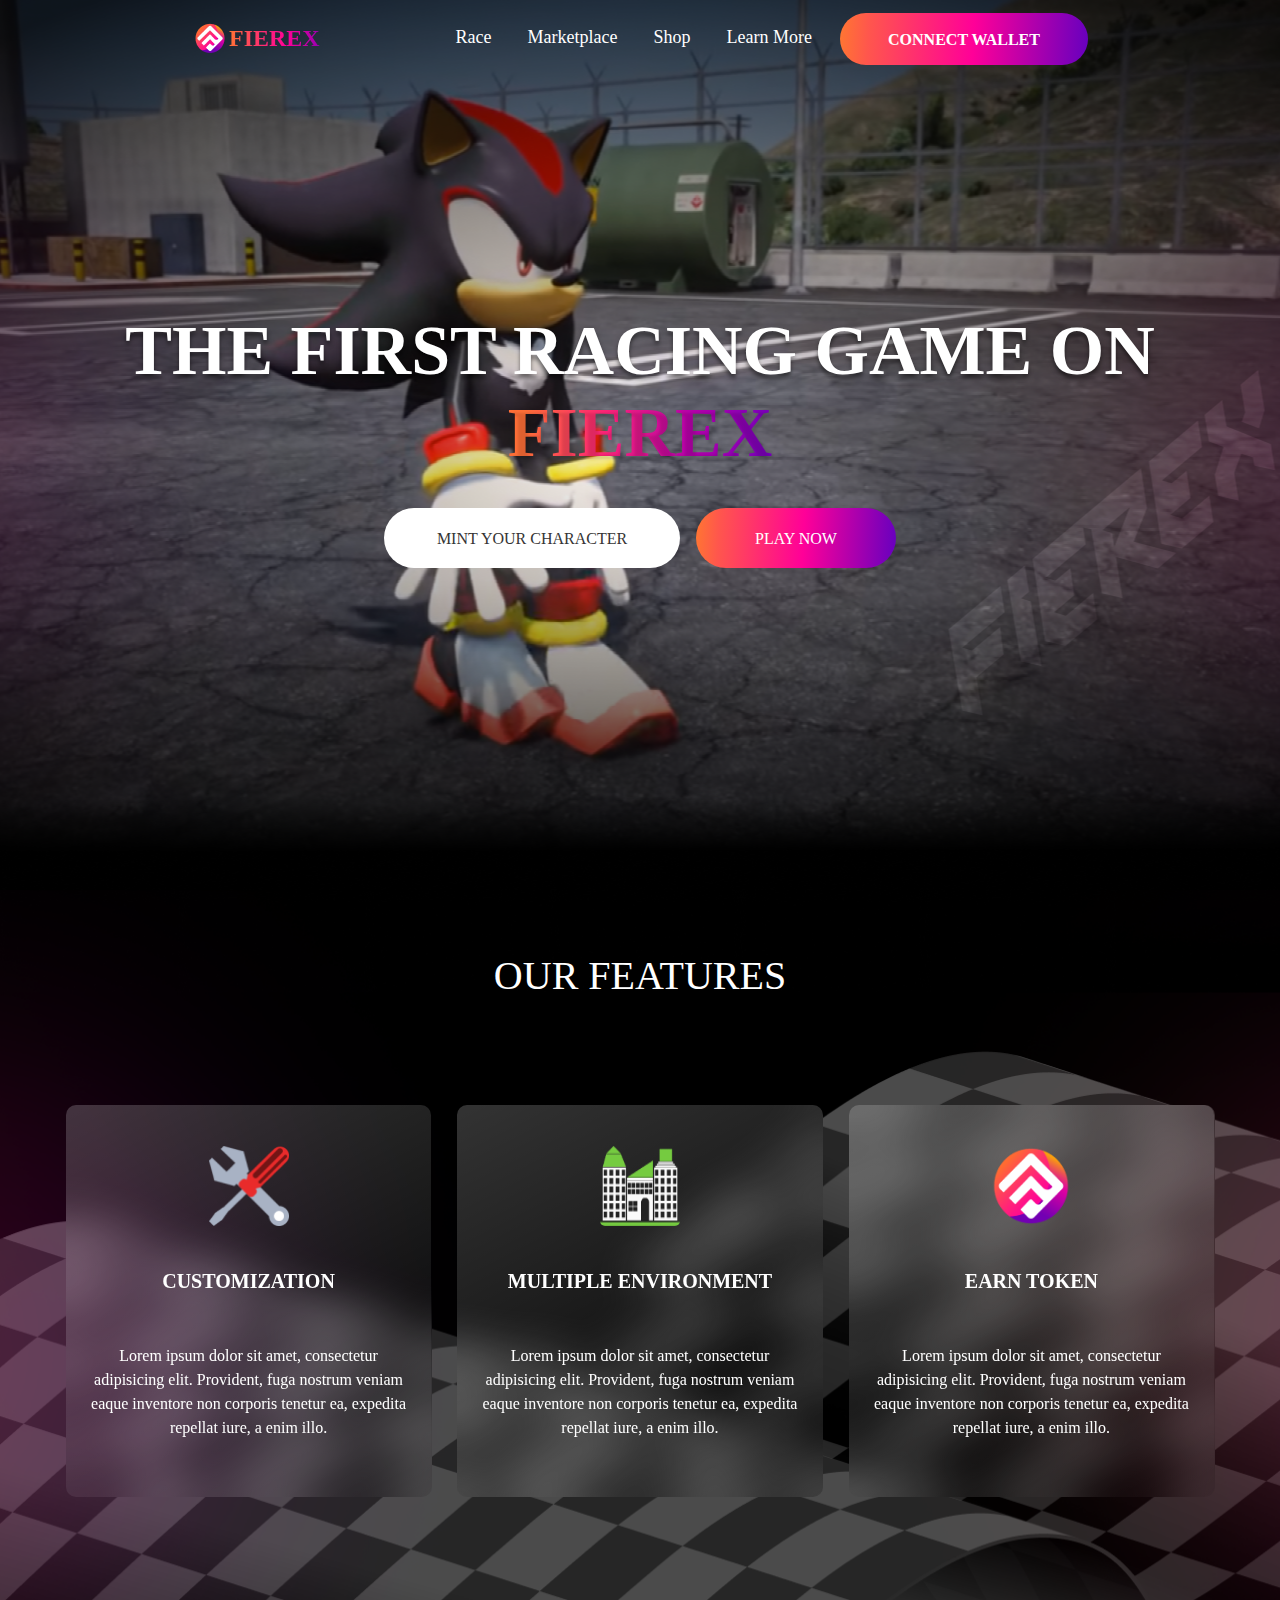
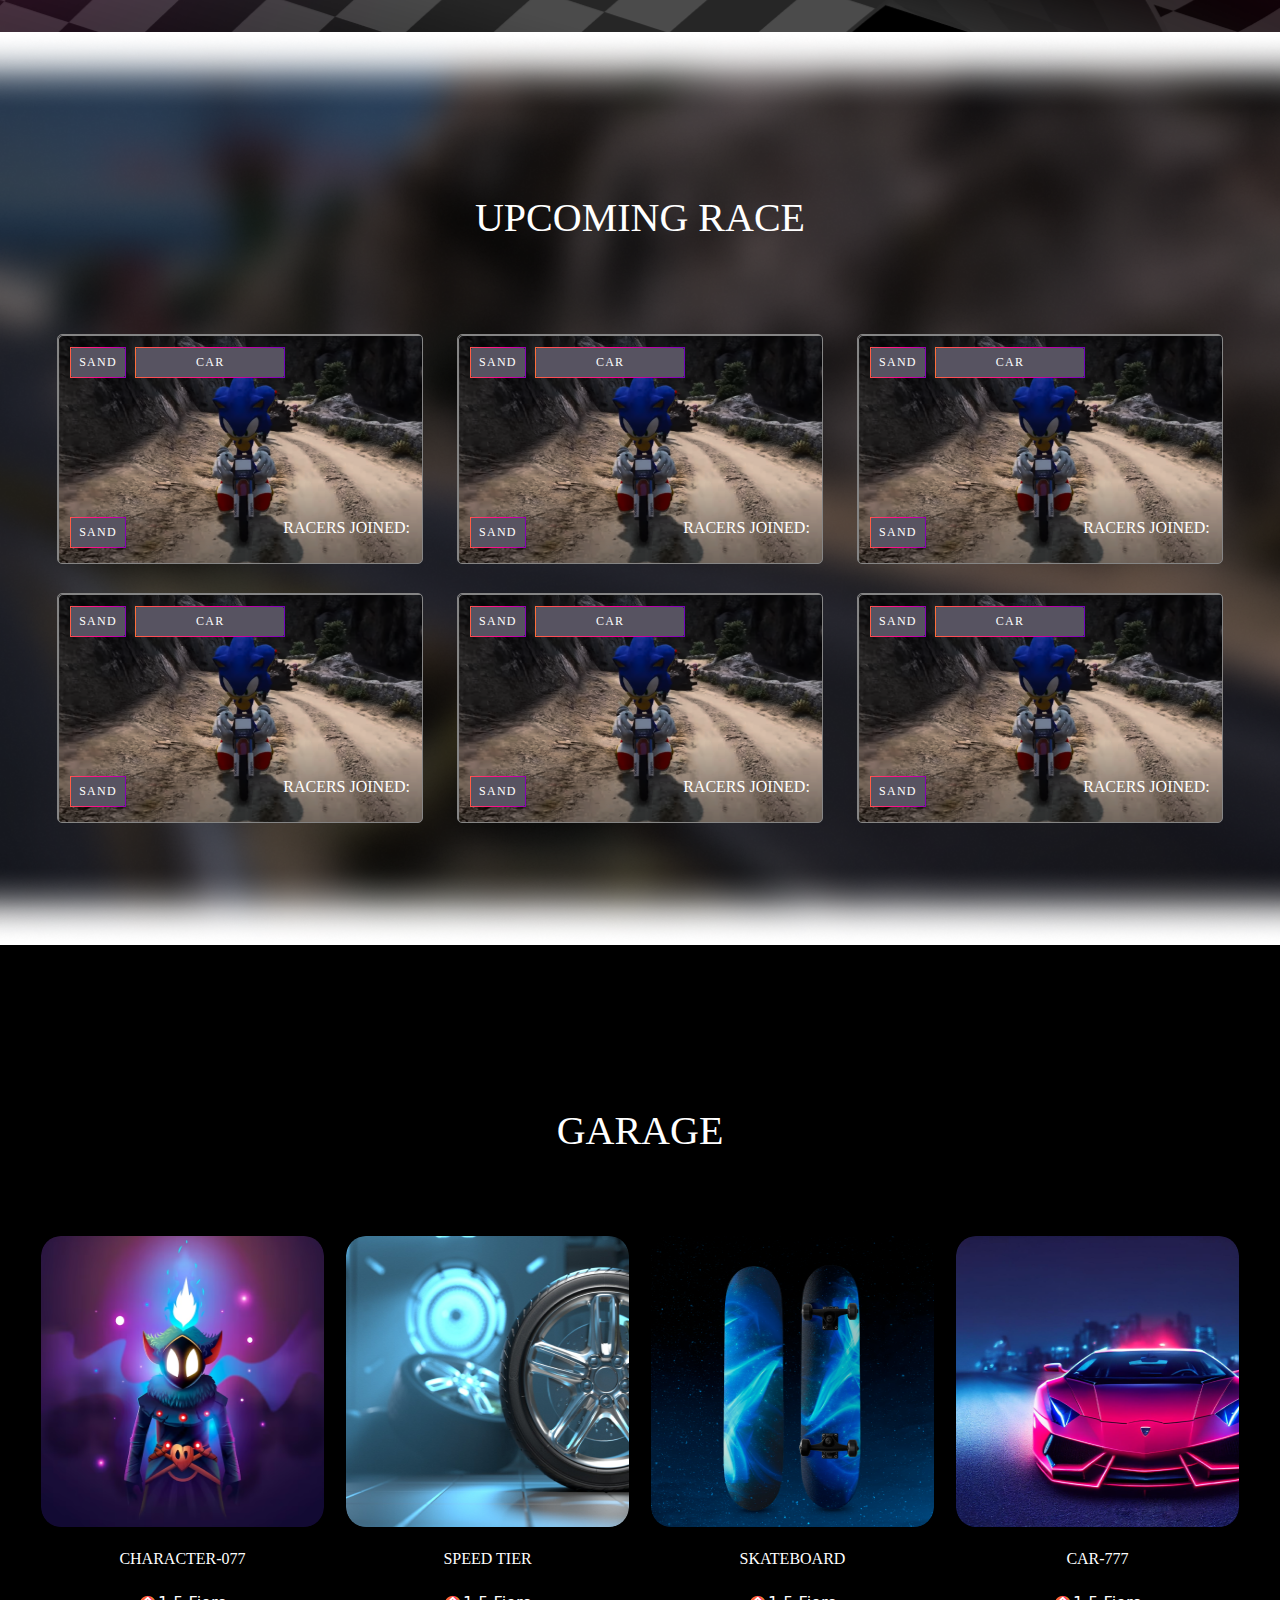
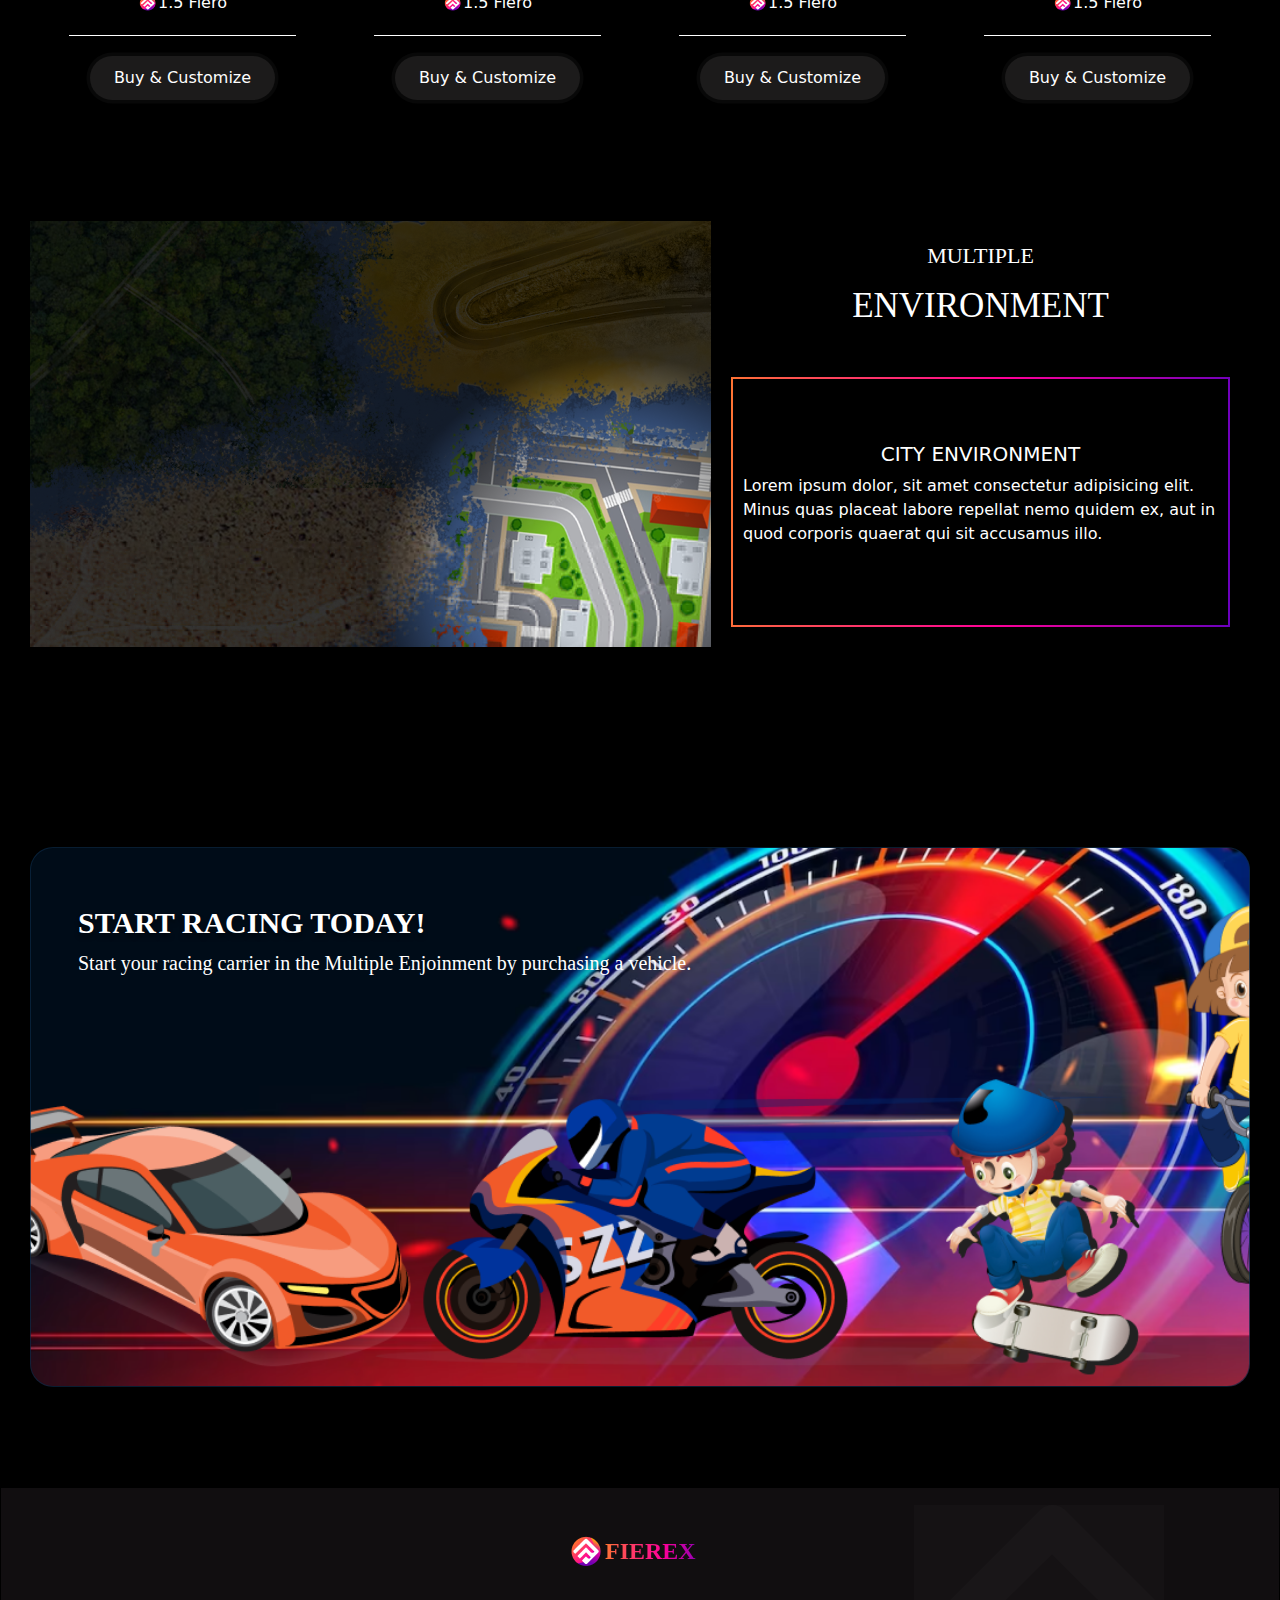
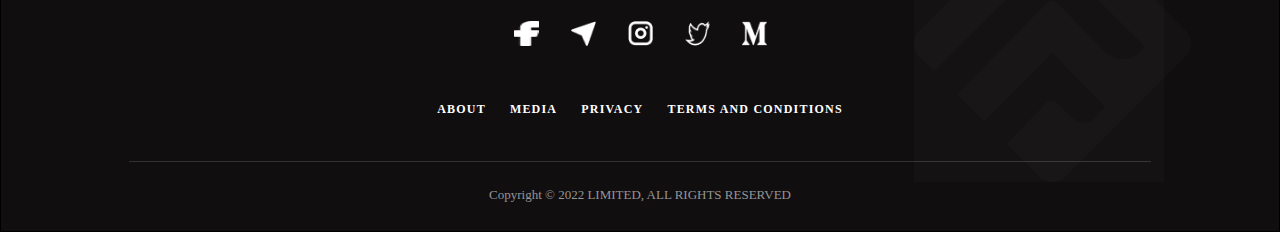
<file: index.html>
<html lang="en" manifest="cache.manifest">
  <head>
    <meta charset="UTF-8" />
    <meta http-equiv="X-UA-Compatible" content="IE=edge" />
    <meta name="viewport" content="width=device-width, initial-scale=1.0" />
    <title>Asad Racing Game</title>

    <link
      href="https://cdn.jsdelivr.net/npm/bootstrap@5.2.3/dist/css/bootstrap.min.css"
      rel="stylesheet"
    />
    <script src="https://cdn.jsdelivr.net/npm/bootstrap@5.2.3/dist/js/bootstrap.bundle.min.js"></script>
    <link
      href="//db.onlinewebfonts.com/c/3750ae4f553135962d46a5e916204fe5?family=GoodTimesW00-Bold"
      rel="stylesheet"
      type="text/css"
    />
    <link rel="stylesheet" href="style.css" />
    <link rel="stylesheet" href="responsive.css" />
  </head>
  <body>
    <div class="lan-container">
      <div class="landing">
        <!-- bg-light -->
        <div class="full">
          <nav class="navbar navbar-expand-lg navbar-light nav-bar">
            <div class="container-fluid navbar-box">
              <div class="nav-left">
                <a href="#" class="navlogo-img"></a>
                <a href="#" class="nav-logo nav-link">FIEREX</a>
              </div>
              <button
                class="navbar-toggler"
                type="button"
                data-bs-toggle="collapse"
                data-bs-target="#navbarSupportedContent"
                aria-controls="navbarSupportedContent"
                aria-expanded="false"
                aria-label="Toggle navigation"
              >
                <span class="navbar-toggler-icon"></span>
              </button>
              <div class="collapse navbar-collapse" id="navbarSupportedContent">
                <ul class="navbar-nav me-auto mb-2 mb-lg-0 navbar-list">
                  <li class="nav-item nav-items">
                    <a class="nav-link" href="#">Race</a>
                  </li>
                  <li class="nav-item nav-items">
                    <a class="nav-link" href="#">Marketplace</a>
                  </li>
                  <li class="nav-item nav-items">
                    <a class="nav-link" href="#">Shop</a>
                  </li>
                  <li class="nav-item nav-items">
                    <a class="nav-link" href="#">Learn More</a>
                  </li>
                </ul>
                <div class="nav-butt">
                  <button class="btn btn-outline-success nav-but" type="submit">
                    CONNECT WALLET
                  </button>
                </div>
              </div>
            </div>
          </nav>

          <div class="landing-content-final">
            <div class="landing-content">
              <p>THE FIRST RACING GAME ON <span>FIEREX</span></p>
            </div>
            <div class="landing-but">
              <button class="l-but1">MINT YOUR CHARACTER</button>
              <button class="l-but2">PLAY NOW</button>
            </div>
          </div>
        </div>
      </div>
    </div>

    <!-- -------------------------------------------------------------------- -->
    <div class="frame1-container">
      <div class="frame1">
        <div class="frame-heading">
          <h1>OUR FEATURES</h1>
        </div>
        <div class="frame1-box">
          <div class="frame1-common">
            <img src="image/frame1/frame1.1.png" alt="" />
            <h2>CUSTOMIZATION</h2>
            <p>
              Lorem ipsum dolor sit amet, consectetur adipisicing elit.
              Provident, fuga nostrum veniam eaque inventore non corporis
              tenetur ea, expedita repellat iure, a enim illo.
            </p>
          </div>
          <div class="frame1-common">
            <img src="image/frame1/frame1.2.png" alt="" />
            <h2>MULTIPLE ENVIRONMENT</h2>
            <p>
              Lorem ipsum dolor sit amet, consectetur adipisicing elit.
              Provident, fuga nostrum veniam eaque inventore non corporis
              tenetur ea, expedita repellat iure, a enim illo.
            </p>
          </div>
          <div class="frame1-common">
            <img src="image/frame1/frame1.3.png" alt="" />
            <h2>EARN TOKEN</h2>
            <p>
              Lorem ipsum dolor sit amet, consectetur adipisicing elit.
              Provident, fuga nostrum veniam eaque inventore non corporis
              tenetur ea, expedita repellat iure, a enim illo.
            </p>
          </div>
        </div>
      </div>
    </div>

    <!-- --------------------------- frame 2 --------------------- -->

    <div class="frame2">
      <div class="frame-heading">
        <h1>UPCOMING RACE</h1>
      </div>
      <div class="frame2-box">
        <div class="frame2-common">
          <div class="frame2-ubut">
            <button class="sand">SAND</button>
            <button class="car">CAR</button>
          </div>
          <div class="frame2-lbut">
            <button class="sand">SAND</button>
            <h6>RACERS JOINED:</h6>
          </div>
        </div>
        <div class="frame2-common">
          <div class="frame2-ubut">
            <button class="sand">SAND</button>
            <button class="car">CAR</button>
          </div>
          <div class="frame2-lbut">
            <button class="sand">SAND</button>
            <h6>RACERS JOINED:</h6>
          </div>
        </div>
        <div class="frame2-common">
          <div class="frame2-ubut">
            <button class="sand">SAND</button>
            <button class="car">CAR</button>
          </div>
          <div class="frame2-lbut">
            <button class="sand">SAND</button>
            <h6>RACERS JOINED:</h6>
          </div>
        </div>
        <div class="frame2-common">
          <div class="frame2-ubut">
            <button class="sand">SAND</button>
            <button class="car">CAR</button>
          </div>
          <div class="frame2-lbut">
            <button class="sand">SAND</button>
            <h6>RACERS JOINED:</h6>
          </div>
        </div>
        <div class="frame2-common">
          <div class="frame2-ubut">
            <button class="sand">SAND</button>
            <button class="car">CAR</button>
          </div>
          <div class="frame2-lbut">
            <button class="sand">SAND</button>
            <h6>RACERS JOINED:</h6>
          </div>
        </div>
        <div class="frame2-common">
          <div class="frame2-ubut">
            <button class="sand">SAND</button>
            <button class="car">CAR</button>
          </div>
          <div class="frame2-lbut">
            <button class="sand">SAND</button>
            <h6>RACERS JOINED:</h6>
          </div>
        </div>
      </div>
    </div>

    <div class="big-container">
      <!-- --------------------------------------frame3-------------------------- -->

      <div class="frame3-container">
        <div class="frame3">
          <div class="frame-heading">
            <h1>GARAGE</h1>
          </div>
          <div class="frame3-box">
            <div class="frame3-common">
              <img src="image/frame4/alien.png" alt="" />
              <div class="frame3-type">
                <h6>CHARACTER-077</h6>
                <div class="frame3-rate">
                  <img src="image/nav-logo.png" alt="" />
                  <p>1.5 Fiero</p>
                </div>
                <div class="frame3-line"></div>
                <div class="frame3-but">
                  <button>Buy & Customize</button>
                </div>
              </div>
            </div>
            <div class="frame3-common">
              <img src="image/frame4/wheel.png" alt="" />
              <div class="frame3-type">
                <h6>SPEED TIER</h6>
                <div class="frame3-rate">
                  <img src="image/nav-logo.png" alt="" />
                  <p>1.5 Fiero</p>
                </div>
                <div class="frame3-line"></div>
                <div class="frame3-but">
                  <button>Buy & Customize</button>
                </div>
              </div>
            </div>
            <div class="frame3-common">
              <img src="image/frame4/skate.png" alt="" />
              <div class="frame3-type">
                <h6>SKATEBOARD</h6>
                <div class="frame3-rate">
                  <img src="image/nav-logo.png" alt="" />
                  <p>1.5 Fiero</p>
                </div>
                <div class="frame3-line"></div>
                <div class="frame3-but">
                  <button>Buy & Customize</button>
                </div>
              </div>
            </div>
            <div class="frame3-common">
              <img src="image/frame4/car.png" alt="" />
              <div class="frame3-type">
                <h6>CAR-777</h6>
                <div class="frame3-rate">
                  <img src="image/nav-logo.png" alt="" />
                  <p>1.5 Fiero</p>
                </div>
                <div class="frame3-line"></div>
                <div class="frame3-but">
                  <button>Buy & Customize</button>
                </div>
              </div>
            </div>
          </div>
        </div>
      </div>
      <!-- ----------------------------------- frame4 ------------------------->
      <div class="frame4-container">
        <div class="frame4">
          <div class="frame4-left"></div>
          <div class="frame4-right">
            <h5>
              <span class="multiple">MULTIPLE</span>
              <span class="environment">ENVIRONMENT</span>
            </h5>
            <div class="frame4-box">
              <h5>CITY ENVIRONMENT</h5>
              <p>
                Lorem ipsum dolor, sit amet consectetur adipisicing elit. Minus
                quas placeat labore repellat nemo quidem ex, aut in quod
                corporis quaerat qui sit accusamus illo.
              </p>
            </div>
          </div>
        </div>
      </div>

      <!-- ------------------------------------ frame5 ------------------------ -->
      <div class="frame5-container">
        <!-- <div class="frame5-pad"> -->
        <div class="frame5">
          <div class="frame5-content">
            <h4>START RACING TODAY!</h4>
            <p>
              Start your racing carrier in the Multiple Enjoinment by purchasing
              a vehicle.
            </p>
          </div>
        </div>
        <!-- </div> -->
      </div>
    </div>
    <!-- ------------------------------------ footer ---------------------- -->
    <div class="footer">
      <div class="nav-left footer-nav">
        <a href="#" class="navlogo-img"></a>
        <a href="#" class="nav-logo nav-link">FIEREX</a>
      </div>
      <div class="footer-icon">
        <img src="image/footer-icons/facebook.png" alt="" />
        <img src="image/footer-icons/telegram.png" alt="" />
        <img src="image/footer-icons/instagram.png" alt="" />
        <img src="image/footer-icons/twitter.png" alt="" />
        <img src="image/footer-icons/M.png" alt="" />
      </div>
      <div class="footer-list">
        <p>ABOUT</p>
        <p>MEDIA</p>
        <p>PRIVACY</p>
        <p>TERMS AND CONDITIONS</p>
      </div>
      <div class="footer-line"></div>
      <div class="footer-copyright">
        <p>Copyright © 2022 LIMITED, ALL RIGHTS RESERVED</p>
      </div>
      <div class="footer-logo">
        <img src="image/frame6/Vector.png" alt="Vector" />
      </div>
    </div>
    <!-- -------------------------------------------------------------------- -->
  </body>
</html>
</file>
<file: style.css>
* {
  margin: 0px;
  padding: 0px;
  box-sizing: border-box;
}

body {
  overflow-x: hidden;
}

.landing {
  background-image: url("image/landing.png");
  width: 100%;
  height: 890px;
  background-position: center;
  background-repeat: no-repeat;
  background-size: cover;
}

/* ----------------------nav-bar------------------ */

.navbar {
  padding: 0px;
}

.nav-left {
  display: flex;
  align-items: center;
  /* margin-left: 96px; */
}

.nav-left a img {
  width: 37px;
  height: 40px;
}

.nav-logo {
  width: 107px;
  height: 28px;

  font-family: "GoodTimesW00-Bold";
  font-style: normal;
  font-weight: 700;
  font-size: 24px;
  line-height: 28px;

  background: linear-gradient(
    93.14deg,
    #ffb000 -20.75%,
    #ff564d 11.84%,
    #ff0098 53.76%,
    #5d00c1 102.96%
  );
  -webkit-background-clip: text;
  -webkit-text-fill-color: transparent;
  background-clip: text;
}

.nav-left a {
  text-decoration: none;
}

.navlogo-img {
  width: 37px;
  height: 40px;
  background: url("image/nav-logo.png");
}

.navbar-list {
  display: flex;
  justify-content: flex-end;
  width: 100%;
}

.nav-but {
  width: 248px;
  height: 52px;
  background: linear-gradient(
    93.14deg,
    #ffb000 -20.75%,
    #ff564d 11.84%,
    #ff0098 53.76%,
    #5d00c1 102.96%
  );
  border-radius: 100px;
  font-family: "GoodTimesW00-Bold";
  font-style: normal;
  font-weight: 700;
  font-size: 16px;
  line-height: 19px;
  text-align: center;
  color: #ffffff;
  margin-top: 3px;
  border: none;
}

.nav-items {
  margin-right: 20px;
}

.nav-items a {
  font-family: "Sora";
  font-style: normal;
  font-weight: 400;
  font-size: 18px;
  line-height: 150%;
  /* identical to box height, or 27px */

  text-align: center;

  color: #ffffff;
}

.container,
.container-fluid,
.container-lg,
.container-md,
.container-sm,
.container-xl,
.container-xxl {
  --bs-gutter-x: 24rem;
}

.navbar-box {
  margin-top: 10px;
}

/* ------------------------ nav-bar ends --------- */

.landing-content {
  max-width: 1100px;
  height: 164px;
  align-items: center;
  margin: auto;
}

.landing-content p {
  font-family: "GoodTimesW00-Bold";
  font-style: normal;
  font-weight: 700;
  font-size: 70px;
  line-height: 82px;
  text-align: center;
  color: #ffffff;
  text-shadow: 0px 4px 4px rgba(0, 0, 0, 0.5);
}

.landing-content p span {
  background: linear-gradient(
    93.34deg,
    #ff6f37 6.82%,
    #ff2676 35.9%,
    #b801aa 68.08%,
    #7101bc 101.4%
  );
  text-shadow: 3px 3px 3px rgb(0 0 0 / 13%);
  -webkit-text-fill-color: transparent;
  -webkit-background-clip: text;
}

.landing-but {
  display: flex;
  font-family: "GoodTimesW00-Bold";
  font-style: normal;
  font-weight: 700;
  font-size: 16px;
  line-height: 19px;
  text-align: center;
  justify-content: center;
  margin-top: 26px;
}

.l-but1 {
  color: #353434;
  width: 296px;
  height: 60px;
  background: #ffffff;
  border-radius: 100px;
  margin: 8px;
  border: none;
}

.l-but2 {
  color: #ffffff;
  width: 200px;
  height: 60px;
  background: linear-gradient(
    93.14deg,
    #ffb000 -20.75%,
    #ff564d 11.84%,
    #ff0098 53.76%,
    #5d00c1 102.96%
  );
  border-radius: 100px;
  margin: 8px;
  border: none;
}

.landing-content-final {
  padding: 245px 30px 30px 30px;
  width: 100%;
}

.landing img {
  position: absolute;
  top: 0px;
  left: 0px;
  width: 100%;
  height: 890px;
}

.full {
  display: relative;
  top: 0px;
  left: 0px;
}

/* ------------------------------------ frame1 --------------------------- */

/* .frame4-container {
  padding: 100px 24px;
  width: 100%;
} */

.frame1 {
  background-image: url("image/frame1/frame1main.png");
  max-width: 100%;
  /* height: 98vh; */
  background-position: center bottom;
  background-repeat: no-repeat;
  background-size: cover;
  margin: auto;
  padding-bottom: 100px;
}

.frame-heading {
  font-family: "GoodTimesW00-Bold";
  font-style: normal;
  font-weight: 700;
  font-size: 25px;
  display: flex;
  justify-content: center;
  color: #ffffff;
  height: 20vh;
  display: flex;
  align-items: center;
}

.frame1-box {
  display: flex;
  justify-content: space-evenly;
  flex-wrap: wrap;
  max-width: 1220px;
  /* height: 70vh; */
  margin: auto;
  align-items: center;
  padding: 25px 20px;
}

.frame1-common {
  display: flex;
  flex-direction: column;
  align-items: center;
  justify-content: space-around;
  background: linear-gradient(
    152.97deg,
    rgba(255, 255, 255, 0.2) 0%,
    rgba(255, 255, 255, 0) 100%
  );
  backdrop-filter: blur(21px);
  /* Note: backdrop-filter has minimal browser support */

  border-radius: 10px;
  width: 31%;
  height: 392px;
  padding: 20px;
  margin: 10px;
}

.frame1-common:hover {
  border-image: linear-gradient(
    93.14deg,
    #ffb000 -20.75%,
    #ff564d 11.84%,
    #ff0098 53.76%,
    #5d00c1 102.96%
  );
  border-style: solid;
  border-width: 1px;
  border-image-slice: 9;
}

.frame1-common img {
  width: 80px;
  height: 80px;
  border-radius: 5px;
}

.frame1-common h2 {
  font-family: "GoodTimesW00-Bold";
  font-style: normal;
  font-weight: 700;
  font-size: 20px;
  color: #ffffff;
  text-align: center;
}

.frame1-common p {
  font-family: "Sora";
  font-style: normal;
  font-weight: 400;
  font-size: 16px;
  text-align: center;
  color: #ffffff;
}

/* -------------------------------- frame2 ------------- */

.frame2 {
  display: flex;
  flex-direction: column;
  width: 100%;
  padding: 100px 0px;
  background-image: url("image/frame2/image\ 142.png");
  background-position: center;
  background-repeat: no-repeat;
  background-size: cover;
}

.frame2-box {
  display: flex;
  justify-content: space-evenly;
  max-width: 1220px;
  /* height: 70vh; */
  margin: auto;
  align-items: center;
  flex-wrap: wrap;
  gap: 25px;
  padding: 20px;
}

.frame2-common {
  width: 31%;
  height: 230px;
  background: url("image/frame2/Rectangle\ 9.png");
  border: 1px solid #858585;
  border-radius: 5px;
  display: flex;
  flex-direction: column;
  justify-content: space-between;
  margin: 2px;
  padding: 12px;
}

.sand {
  padding: 4px 8px;
  font-size: 12px;
  font-family: Good Times W00 Bold;
  font-weight: 400;
  line-height: 21px;
  white-space: pre;
  border-radius: 5px;
  letter-spacing: 1.26px;
  /* border-image: linear-gradient( 93.14deg, #ffb000 -20.75%, #ff564d 11.84%, #ff0098 53.76%, #5d00c1 102.96% ); */
  background-color: #575361;
  color: white;
  border-image: linear-gradient(
    93.14deg,
    #ffb000 -20.75%,
    #ff564d 11.84%,
    #ff0098 53.76%,
    #5d00c1 102.96%
  );
  border-style: solid;
  border-width: 1px;
  border-image-slice: 9;
  border-radius: 5px;
}
.car {
  padding: 4px 60px;
  font-size: 12px;
  font-family: Good Times W00 Bold;
  font-weight: 400;
  line-height: 21px;
  white-space: pre;
  letter-spacing: 1.26px;
  /* border-image: linear-gradient( 93.14deg, #ffb000 -20.75%, #ff564d 11.84%, #ff0098 53.76%, #5d00c1 102.96% ); */
  background-color: #575361;
  color: white;
  margin: 0px 4px 0px 4px;
  border-image: linear-gradient(
    93.14deg,
    #ffb000 -20.75%,
    #ff564d 11.84%,
    #ff0098 53.76%,
    #5d00c1 102.96%
  );
  border-style: solid;
  border-width: 1px;
  border-image-slice: 9;
  border-radius: 5px;
}

.frame2-lbut {
  display: flex;
  align-items: center;
  justify-content: space-between;
  /* width: 300px; */
}

.frame2-lbut h6 {
  font-size: 16px;
  font-family: Good Times W00 Bold;
  font-weight: 500;
  line-height: 30px;
  color: white;
}

/* --------------------------- frame3 ---------------- */

.frame3 {
  padding: 100px 24px 0px 24px;
  width: 100%;
}

.frame3-box {
  max-width: 1220px;
  display: flex;
  justify-content: space-evenly;
  margin: auto;
}

.frame3-common {
  width: 306px;
  height: 476px;
  background-color: black;
  border: 1px solid black;
  border-radius: 20px;
  display: flex;
  flex-direction: column;
  /* padding: 5px; */
  /* justify-content: center; */
  margin: 10px;
}

.frame3-common img {
  width: 100%;
  height: 291px;
  border-radius: 20px;
}

.frame3-rate {
  color: white;
  display: flex;
  justify-content: center;
  align-items: center;
}

.frame3-type h6 {
  font-size: 16px;
  font-family: Good Times W00 Bold;
  font-weight: 500;
  line-height: 30px;
  color: white;
  text-align: center;
  margin: 17px 0px;
}

.frame3-rate img {
  width: 20px;
  height: 20px;
}

.frame3-rate p {
  font-size: 16px;
  margin-bottom: 0px;
}

.frame3-line {
  width: 80%;
  height: 1px;
  background-color: #fff;
  margin: 20px auto;
}

/* .frame3-rate button{
  width: 185.4px;
height: 44.2px;

background: rgba(255, 255, 255, 0.03);
box-shadow: 0px 0px 0px 3.525px rgba(255, 255, 255, 0.03);
border-radius: 35.25px;
} */

.frame3-but {
  display: flex;
  justify-content: center;
}

.frame3-but button {
  width: 185.4px;
  height: 44.2px;

  background-color: rgb(28, 27, 27);
  box-shadow: 0px 0px 0px 3.525px rgba(255, 255, 255, 0.03);
  border-radius: 35.25px;
  color: #ffffff;
  margin: auto;
  border: none;
}

/* ---------------------------- frame4 -------------- */

.frame4-container {
  padding: 100px 24px;
  width: 100%;
}

.frame4 {
  display: flex;
  max-width: 1220px;
  margin: auto;
  /* height: 426px; */
  background-color: black;
  color: white;
}

.frame4-left {
  background-image: url("image/frame4/Frame\ 3.png");
  width: 710px;
  height: 426px;
}

.frame4-right {
  display: flex;
  flex-direction: column;
  justify-content: space-between;
  padding: 20px;
}

.frame4-right h5 {
  display: flex;
  flex-direction: column;
  text-align: center;
  align-items: center;
}

.multiple {
  color: #fff;
  font-size: 22px;
  margin-bottom: 10px;
  font-family: Good Times W00 Bold;
  font-weight: 500;
  line-height: 30px;
  text-align: left;
}

.environment {
  font-size: 35px;
  font-family: Good Times W00 Bold;
  font-weight: 500;
  line-height: 50px;
}

.frame4-box {
  padding: 40px 10px;
  border-image: linear-gradient(
    93.14deg,
    #ffb000 -20.75%,
    #ff564d 11.84%,
    #ff0098 53.76%,
    #5d00c1 102.96%
  );
  border-style: solid;
  border-width: 2px;
  border-image-slice: 9;
  min-height: 250px;
  width: 499px;

  display: flex;
  flex-direction: column;
  justify-content: center;
  align-items: center;
}

/* ---------------------------------------------- frame 5 ----------------------------------- */

.frame5-container {
  padding: 100px 24px;
  width: 100%;
}

.frame5 {
  background-image: url("image/frame5/Group\ 1171276018.png");
  max-width: 1220px;
  height: 60vh;
  background-position: center bottom;
  background-repeat: no-repeat;
  background-size: cover;
  margin: auto;
  border-radius: 23px;
  border: 1px solid #0b2844b8;
  position: relative;
  /* padding: 0px 24px 0px 24px; */
}

.frame5-content {
  position: absolute;
  top: 57px;
  left: 47px;
  color: #ffffff;
  width: 70%;
}

.frame5-content h4 {
  font-family: "GoodTimesW00-Bold";
  font-weight: 700;
  font-size: 30px;
  line-height: 35px;
  text-shadow: 0px 4px 4px rgba(0, 0, 0, 0.5);
  /* background-color: red; */
  /* width: 100%; */
}

.frame5-content p {
  /* width: 329px; */
  font-family: "Sora";
  font-weight: 400;
  font-size: 20px;
}

/* ---------------------------------- footer ----------------- */

.footer {
  width: 100%;
  height: 345px;
  background-color: #110e10;
  border: 1px solid black;
  position: relative;
}

.footer-nav {
  display: flex;
  justify-content: center;
  margin-top: 43px;
}

.footer-icon {
  display: flex;
  justify-content: center;
  margin-top: 50px;
}

.footer-icon img {
  width: 25px;
  height: 25px;
  margin: 0px 16px;
}

.footer-list {
  display: flex;
  justify-content: center;
  font-family: "GoodTimesW00-Bold";
  font-style: normal;
  font-weight: 700;
  font-size: 12px;
  line-height: 30px;
  /* identical to box height, or 250% */

  letter-spacing: 0.1em;

  color: #ffffff;
  margin: 48px 12px 37px 12px;
}

.footer-list p {
  margin: 0px 12px 0px 12px;
}

.footer-line {
  width: 80%;
  height: 1px;
  background-color: #323232;
  margin: auto;
}

.footer-logo {
  position: absolute;
  right: 9%;
  top: 5%;
  background: rgba(254, 255, 255, 0.02);
  width: 100%;
  max-width: 250px;
}

.footer-logo img {
  overflow-clip-margin: content-box;
  overflow: clip;
}

.footer-copyright {
  font-family: "Sora";
  font-style: normal;
  font-weight: 400;
  font-size: 13px;
  line-height: 30px;
  color: #959595;
  display: flex;
  justify-content: center;
  margin: 18px 12px 0px 12px;
}

.footer-copyright p {
  margin-bottom: 0px;
}

.big-container {
  background-color: black;
}
</file>
<file: responsive.css>
/* ------------------- footer ------------ */

@media screen and (max-width: 1220px) {
  /* ---------------- hamburger   ----- */
  .container,
  .container-fluid,
  .container-lg,
  .container-md,
  .container-sm,
  .container-xl,
  .container-xxl {
    --bs-gutter-x: 10rem;
  }
  /* -------------------------------------- */
  .frame4 {
    flex-direction: column-reverse;
    /* max-width: 700px; */
  }
  .frame4-left {
    width: 600px;
    margin: auto;
  }
  .frame4-right {
    align-items: center;
    padding-bottom: 40px;
  }
  .frame4-box {
    width: 80%;
    /* max-width: 1100px; */
    padding: 0px 24px;
    min-height: 350px;
  }
  .frame4-left {
    width: 70%;
    padding: 0px 24px;
  }
  /* ------ frame1 -------- */

  /* ----------------- frame3 ------------- */
  .frame3-box {
    flex-wrap: wrap;
  }
  .frame3-common {
    width: 425px;
    height: 515px;
  }
  /* -------------------- landing ----------- */
  .landing-content p {
    font-size: 60px;
  }
  .landing-content {
    max-width: 950px;
  }
}

@media screen and (max-width: 950px) {
  /* ---------------- hamburger   ----- */
  .container,
  .container-fluid,
  .container-lg,
  .container-md,
  .container-sm,
  .container-xl,
  .container-xxl {
    --bs-gutter-x: 8rem;
  }
  .frame3-common {
    /* width: 306px; */
    max-width: 306px;
    height: 476px;
  }

  /* ---------- frame2 ---- */
  .frame2-common {
    width: 45%;
  }

  /* --------------- frame1 --------- */
  .frame1-common {
    width: 47%;
  }
  .frame1 {
    padding-bottom: 75px;
  }

  /* -------------------- landing ----------- */
  .landing-content p {
    font-size: 50px;
    line-height: 70px;
  }
  .landing-content {
    max-width: 850px;
  }
  .landing-but {
    font-size: 14px;
  }
  .l-but1 {
    width: 280px;
    height: 57px;
  }
  .l-but2 {
    width: 170px;
    height: 57px;
  }
  .landing-but {
    margin-top: 8px;
  }
}

@media screen and (max-width: 768px) {
  /* ---------------- hamburger   ----- */
  .container,
  .container-fluid,
  .container-lg,
  .container-md,
  .container-sm,
  .container-xl,
  .container-xxl {
    --bs-gutter-x: 5rem;
  }
  /* ---------------- footer -------- */
  .footer-list {
    font-size: 10px;
  }
  .footer-copyright {
    font-size: 12px;
  }
  /* ----------------- */
  /* ------ frame5 ----- */
  .frame5-content h4 {
    font-size: 24px;
  }

  .frame5-content p {
    font-size: 16px;
  }
  .frame5-content {
    width: 90%;
    position: absolute;
    left: 30px;
    top: 38px;
  }
  .frame5-container {
    padding: 50px 20px;
  }
  /* ----------- frame4 --------- */
  .frame4-box {
    width: 90%;
    /* max-width: 1100px; */
    padding: 0px 24px;
    min-height: 350px;
  }
  .frame4-left {
    width: 80%;
    padding: 0px 24px;
  }
  .frame4-container {
    padding: 50px 20px;
  }

  /* ---------------- frame1 ----------- */
  .frame1-box {
    padding: 50px 24px;
  }
  .frame3 {
    padding: 50px 12px;
  }
  .frame1 {
    padding-bottom: 50px;
  }
  /* -------------------- landing ----------- */
  .landing-content p {
    font-size: 40px;
    line-height: 60px;
  }
  .landing-content {
    max-width: 660px;
  }
  .landing-but {
    font-size: 12px;
    margin-top: -16px;
  }
  .l-but1 {
    width: 240px;
    height: 50px;
    margin: 4px;
  }
  .l-but2 {
    width: 130px;
    height: 50px;
    margin: 4px;
  }
}

@media screen and (max-width: 620px) {
  /* ---------------- hamburger   ----- */
  .container,
  .container-fluid,
  .container-lg,
  .container-md,
  .container-sm,
  .container-xl,
  .container-xxl {
    --bs-gutter-x: 4rem;
  }
  /* ---------- frame2 ---- */
  .frame2-common {
    width: 70%;
  }
  /* --------------- frame1 --------- */
  /* .frame1-common {
    width: 70%;
  } */
  /* -------------------- landing ----------- */
  .landing-content p {
    font-size: 30px;
    line-height: 50px;
  }
  .landing-content {
    max-width: 660px;
  }
  .landing-but {
    font-size: 12px;
    margin-top: -39px;
  }
  .l-but1 {
    width: 240px;
    height: 45px;
    margin: 4px;
  }
  .l-but2 {
    width: 130px;
    height: 45px;
    margin: 4px;
  }
}

@media screen and (max-width: 730px) {
  /* --------------- frame1 --------- */
  .frame1-common {
    width: 100%;
  }
}

@media screen and (max-width: 425px) {
  /* ---------------- hamburger   ----- */
  .container,
  .container-fluid,
  .container-lg,
  .container-md,
  .container-sm,
  .container-xl,
  .container-xxl {
    --bs-gutter-x: 1rem;
  }
  .footer-list {
    flex-wrap: wrap;
    align-items: center;
    margin: 36px 12px 42px 12px;
  }
  .footer-icon {
    margin: 38px 16px 0px 16px;
  }
  .footer-line {
    margin-top: 16px;
  }
  .footer-copyright {
    margin-top: 15px;
  }

  /* ---------- frame5 ------ */
  .frame5-content h4 {
    font-size: 20px;
  }

  .frame5-content p {
    font-size: 14px;
  }
  .frame5-content {
    width: 90%;
    position: absolute;
    left: 20px;
    top: 30px;
  }

  /* -------- frame4 -------- */
  .frame4-box {
    padding: 0px 16px;
  }
  .frame4-left {
    width: 100%;
    padding: 0px 10px;
  }
  .frame4-container {
    padding: 30px 16px;
  }
  .frame4-right {
    padding-left: 0;
    padding-right: 0;
  }

  /* ---------- frame1 ------ */
  .frame1-common {
    width: 100%;
  }

  /* ---------- frame3 ------- */
  .frame3-common {
    /* width: 306px; */
    max-width: 306px;
    height: 476px;
  }
  .frame1-box {
    padding: 25px 10px;
  }
  .frame3 {
    padding: 50px 12px;
  }

  /* ---------- frame2 ---- */
  .frame2-common {
    width: 100%;
  }
  /* -------------------- landing ----------- */
  .landing-content p {
    font-size: 25px;
    line-height: 45px;
  }
  .landing-content {
    max-width: 1000px;
  }
  .landing-but {
    font-size: 11px;
    margin-top: -54px;
  }
  .l-but1 {
    width: 200px;
    height: 42px;
    margin: 3px;
  }
  .l-but2 {
    width: 100px;
    height: 42px;
    margin: 3px;
  }
  .landing-content-final {
    padding: 195px 5px 30px 5px;
  }
}

@media screen and (max-width: 375px) {
  /* ----------------- frame5 --------- */
  .frame5-content h4 {
    font-size: 18px;
  }

  .frame5-content p {
    font-size: 12px;
  }
  .frame5-content {
    width: 90%;
    position: absolute;
    left: 15px;
    top: 20px;
  }
  .frame5-container {
    padding: 30px 20px;
  }
}

@media screen and (max-width: 315px) {
  .footer-icon img {
    width: 20px;
    height: 20px;
    margin: 0px 12px;
  }
  .footer-list {
    margin-bottom: 38px;
  }
  .footer-copyright {
    text-align: center;
    margin-top: 12px;
  }

  /* ----------------- frame5 --------- */
}

/* ------------------- ends ---------------- */

/* ------------ for hamburger ----------- */
@media screen and (max-width: 991px) {
  .navbar-collapse {
    background-color: black;
  }
  .nav-items {
    background-color: rgba(255, 255, 255, 0.05);
    margin: 5px;
  }
  .nav-butt {
    display: flex;
    justify-content: center;
    margin-top: 0px;
    align-items: center;
    padding: 10px;
  }
}
</file>
